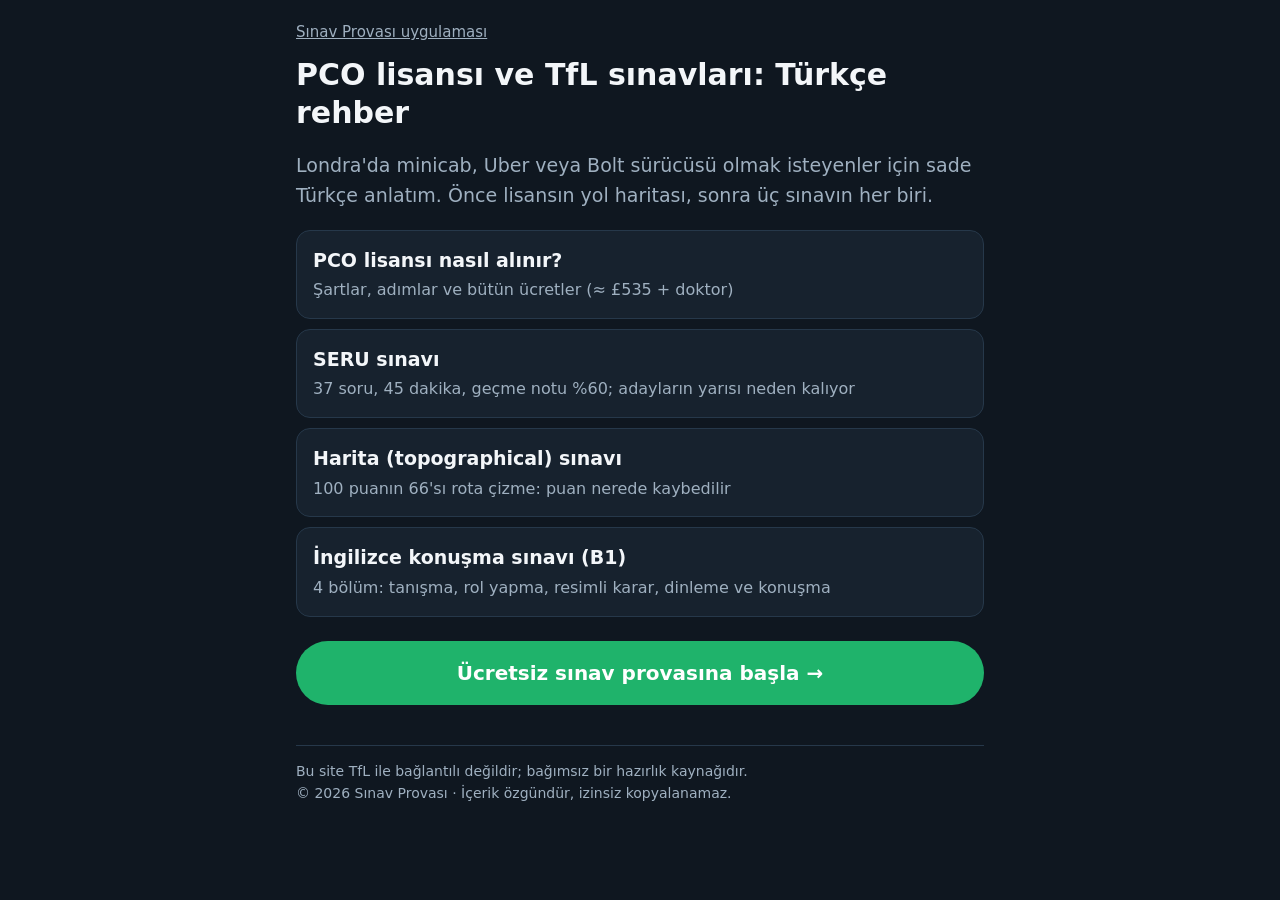
<file: rehber/index.html>
<!doctype html>
<html lang="tr">
<head>
<meta charset="utf-8">
<meta name="viewport" content="width=device-width, initial-scale=1">
<title>PCO Lisansı ve TfL Sınavları: Türkçe Rehber</title>
<meta name="description" content="Londra minicab (PCO) lisansı için Türkçe rehberler: lisans adımları ve ücretler, SERU sınavı, harita (topographical) sınavı, İngilizce konuşma sınavı. Ücretsiz sınav provası.">
<link rel="canonical" href="https://gulyiyen.github.io/sinav-provasi/rehber/">
<link rel="stylesheet" href="rehber.css">
<meta property="og:type" content="article">
<meta property="og:site_name" content="Private Hire Test London">
<meta property="og:title" content="PCO Lisansı ve TfL Sınavları: Türkçe Rehber">
<meta property="og:description" content="Londra minicab (PCO) lisansı için Türkçe rehberler: lisans adımları ve ücretler, SERU sınavı, harita (topographical) sınavı, İngilizce konuşma sınavı. Ücretsiz sınav provası.">
<meta property="og:url" content="https://gulyiyen.github.io/sinav-provasi/rehber/">
<meta property="og:image" content="https://gulyiyen.github.io/sinav-provasi/og-image.png">
<meta property="og:image:width" content="1200">
<meta property="og:image:height" content="630">
<meta property="og:image:alt" content="Private Hire Test London: SERU, B1 English and map test practice">
<meta name="twitter:card" content="summary_large_image">
<!-- Ziyaret sayaci: GoatCounter (cerezsiz, kisisel veri tutmaz). Kanal olcumu: linke ?ref=facebook gibi ek. -->
<script data-goatcounter="https://sinavprovasi.goatcounter.com/count" async src="https://gc.zgo.at/count.js"></script>
</head>
<body>
<main>
  <nav class="top"><a href="../">Sınav Provası uygulaması</a></nav>
  <h1>PCO lisansı ve TfL sınavları: Türkçe rehber</h1>
  <p class="lead">Londra'da minicab, Uber veya Bolt sürücüsü olmak isteyenler için sade Türkçe anlatım. Önce lisansın yol haritası, sonra üç sınavın her biri.</p>
  <div class="list">
    <a href="pco-lisansi-nasil-alinir.html"><b>PCO lisansı nasıl alınır?</b><span>Şartlar, adımlar ve bütün ücretler (≈ £535 + doktor)</span></a>
    <a href="seru-sinavi.html"><b>SERU sınavı</b><span>37 soru, 45 dakika, geçme notu %60; adayların yarısı neden kalıyor</span></a>
    <a href="harita-sinavi.html"><b>Harita (topographical) sınavı</b><span>100 puanın 66'sı rota çizme: puan nerede kaybedilir</span></a>
    <a href="ingilizce-sinavi.html"><b>İngilizce konuşma sınavı (B1)</b><span>4 bölüm: tanışma, rol yapma, resimli karar, dinleme ve konuşma</span></a>
  </div>
  <a class="cta" href="../">Ücretsiz sınav provasına başla →</a>
  <footer>Bu site TfL ile bağlantılı değildir; bağımsız bir hazırlık kaynağıdır. <br>© 2026 Sınav Provası · İçerik özgündür, izinsiz kopyalanamaz.</footer>
</main>
</body>
</html>
</file>
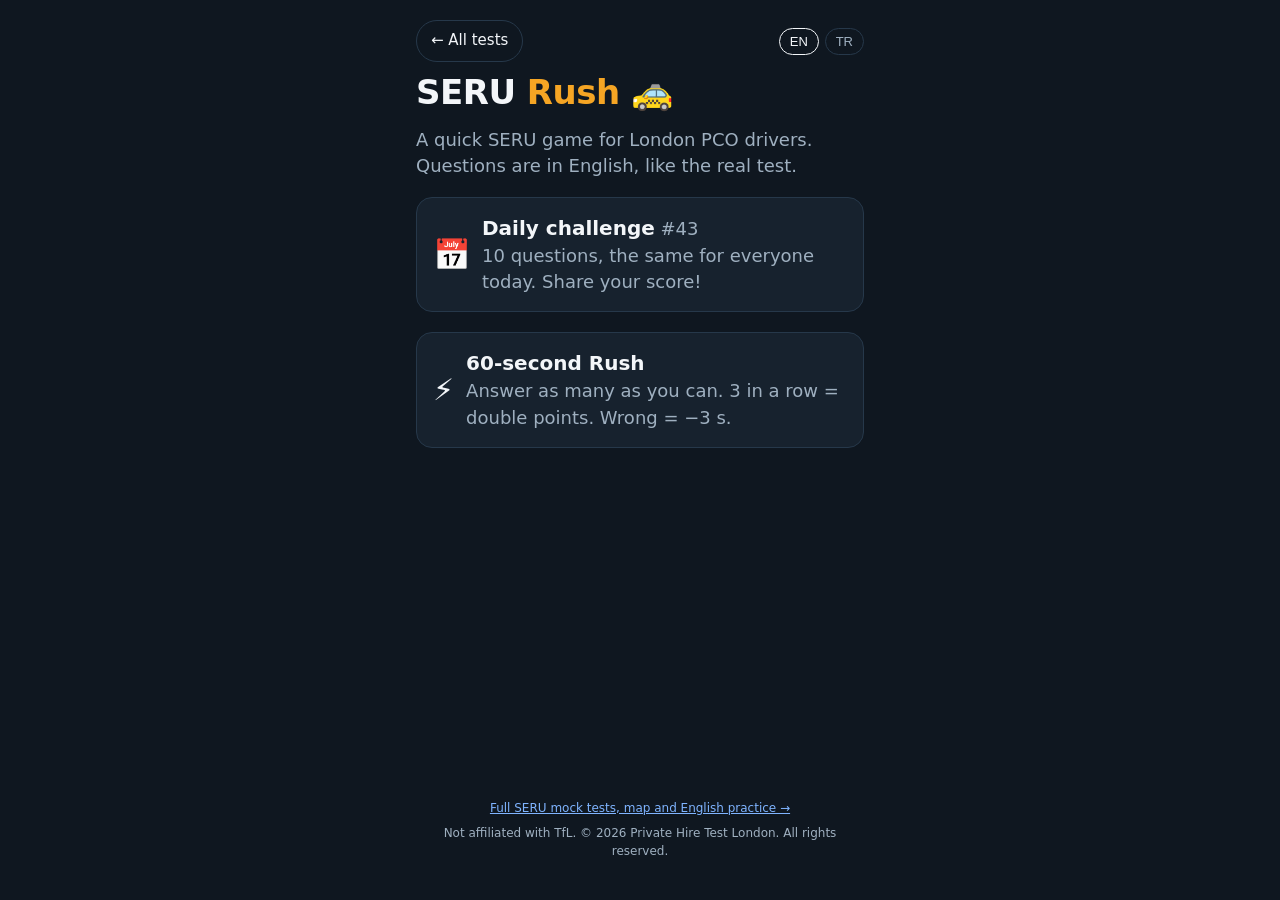
<file: rush.html>
<!doctype html>
<html lang="en">
<head>
<meta charset="utf-8">
<meta name="viewport" content="width=device-width, initial-scale=1, viewport-fit=cover">
<link rel="canonical" href="https://gulyiyen.github.io/sinav-provasi/rush.html">
<title>SERU Rush – Private Hire Test London</title>
<script src="i18n.js"></script>
<meta name="description" content="SERU Rush: a quick daily game with real-style SERU questions for London PCO (private hire) drivers. Same 10 questions for everyone each day – share your score.">
<meta property="og:type" content="website">
<meta property="og:site_name" content="Private Hire Test London">
<meta property="og:title" content="SERU Rush – can you beat my score?">
<meta property="og:description" content="Daily SERU challenge for London PCO drivers: 10 questions, same for everyone. Free, no sign-up.">
<meta property="og:url" content="https://gulyiyen.github.io/sinav-provasi/rush.html">
<meta property="og:image" content="https://gulyiyen.github.io/sinav-provasi/og-image.png">
<meta name="twitter:card" content="summary_large_image">
<style>
  /* (c) 2026 Private Hire Test London. All rights reserved. */
  :root {
    --bg: #0f1720; --panel: #17222e; --ink: #f3f6f9; --muted: #9fb0c0;
    --green: #1fb36b; --red: #e5484d; --blue: #3b82f6; --amber: #f5a524; --line: #26384a;
  }
  * { box-sizing: border-box; }
  [hidden] { display: none !important; }
  html, body { margin: 0; height: 100%; }
  body { background: var(--bg); color: var(--ink); font: 18px/1.45 system-ui, -apple-system, "Segoe UI", Roboto, sans-serif; display: flex; justify-content: center; }
  .app { width: 100%; max-width: 480px; min-height: 100%; padding: 20px 16px 32px; display: flex; flex-direction: column; }
  .screen { display: none; flex: 1; flex-direction: column; }
  .screen.on { display: flex; }
  h1 { font-size: 34px; margin: 6px 0 2px; letter-spacing: -.5px; }
  h1 span { color: var(--amber); }
  p { margin: 8px 0; }
  .muted { color: var(--muted); }
  .card { background: var(--panel); border: 1px solid var(--line); border-radius: 16px; padding: 16px; margin: 10px 0; }
  .big { display: block; width: 100%; border: 0; border-radius: 999px; padding: 18px; font-size: 20px; font-weight: 800; color: #fff; cursor: pointer; margin-top: 12px; }
  .big.green { background: var(--green); } .big.amber { background: var(--amber); color: #1a1205; } .big.blue { background: var(--blue); }
  .big:disabled { opacity: .45; cursor: default; }
  .small { background: transparent; color: var(--ink); border: 1px solid var(--line); border-radius: 999px; padding: 9px 14px; font-size: 15px; cursor: pointer; }
  .top { display: flex; justify-content: space-between; align-items: center; gap: 8px; }
  .langbar button { background: none; border: 1px solid var(--line); color: var(--muted); border-radius: 999px; padding: 5px 10px; font-size: 13px; cursor: pointer; }
  .langbar button.on { color: var(--ink); border-color: var(--ink); }
  .mode b { font-size: 20px; } .mode .ico { font-size: 30px; margin-right: 12px; }
  .mode { display: flex; align-items: center; text-align: left; background: var(--panel); border: 1px solid var(--line); color: var(--ink); border-radius: 16px; padding: 16px; margin: 10px 0; width: 100%; cursor: pointer; font: inherit; }
  .mode:active { transform: scale(.98); }
  .done-tag { display: inline-block; font-size: 13px; color: var(--green); margin-top: 2px; }

  /* Oyun ekrani */
  .hud { display: flex; justify-content: space-between; align-items: center; font-weight: 800; font-size: 20px; margin-bottom: 6px; }
  .hud .streak { color: var(--amber); min-width: 70px; text-align: center; }
  .bar { height: 8px; background: var(--line); border-radius: 99px; overflow: hidden; margin-bottom: 14px; }
  .bar i { display: block; height: 100%; width: 100%; background: var(--green); transition: width .25s linear, background .3s; }
  .bar i.low { background: var(--red); }
  .q { font-size: 21px; font-weight: 700; line-height: 1.35; margin: 4px 0 4px; }
  .qtr { font-size: 15px; color: var(--muted); margin: 0 0 8px; }
  .opts { display: flex; flex-direction: column; gap: 10px; margin-top: 8px; }
  .opt { text-align: left; background: var(--panel); border: 2px solid var(--line); color: var(--ink); border-radius: 14px; padding: 14px; font: inherit; font-size: 17px; cursor: pointer; transition: transform .08s; }
  .opt:active { transform: scale(.98); }
  .opt.right { border-color: var(--green); background: #12301f; }
  .opt.wrong { border-color: var(--red); background: #3a1517; }
  .opt:disabled { cursor: default; }
  .pop { position: fixed; left: 50%; top: 38%; transform: translate(-50%, -50%); font-size: 44px; font-weight: 900; pointer-events: none; opacity: 0; }
  .pop.go { animation: pop .7s ease-out; }
  @keyframes pop { 0% { opacity: 0; transform: translate(-50%, -30%) scale(.6); } 25% { opacity: 1; transform: translate(-50%, -50%) scale(1.15); } 100% { opacity: 0; transform: translate(-50%, -90%) scale(1); } }
  .shake { animation: shake .35s; }
  @keyframes shake { 20%, 60% { transform: translateX(-8px); } 40%, 80% { transform: translateX(8px); } }

  /* Sonuc */
  .score { font-size: 64px; font-weight: 900; text-align: center; margin: 4px 0 0; line-height: 1.1; }
  .grid { font-size: 22px; text-align: center; letter-spacing: 0; margin: 6px 0; white-space: nowrap; overflow: hidden; }
  .stats { display: flex; justify-content: space-around; text-align: center; }
  .stats b { display: block; font-size: 24px; }
  .stats span { font-size: 13px; color: var(--muted); }
  .review .item { border-top: 1px solid var(--line); padding: 10px 0; font-size: 15px; }
  .review .item:first-child { border-top: 0; }
  .review .ok { color: var(--green); margin-top: 4px; }
  .review .ex { color: var(--muted); margin-top: 4px; }
  .cta { display: block; text-align: center; background: var(--blue); color: #fff; text-decoration: none; border-radius: 999px; padding: 16px; font-weight: 800; margin-top: 12px; }
  .toast { position: fixed; left: 50%; bottom: 28px; transform: translateX(-50%); background: #fff; color: #111; padding: 10px 16px; border-radius: 999px; font-size: 15px; font-weight: 700; opacity: 0; transition: opacity .2s; pointer-events: none; }
  .toast.on { opacity: 1; }
  footer { text-align: center; font-size: 12px; color: var(--muted); margin-top: auto; padding-top: 18px; }
  footer a { color: #7fb4ff; }
</style>
<script data-goatcounter="https://sinavprovasi.goatcounter.com/count" async src="https://gc.zgo.at/count.js"></script>
</head>
<body>
<div class="app">

  <section class="screen on" id="r-home">
    <div class="top">
      <a href="./" class="small" style="text-decoration:none" data-en="← All tests">← Tüm testler</a>
      <div class="langbar"><button data-lang="en" onclick="setLang('en')">EN</button> <button data-lang="tr" onclick="setLang('tr')">TR</button></div>
    </div>
    <h1>SERU <span>Rush</span> 🚕</h1>
    <p class="muted" data-en="A quick SERU game for London PCO drivers. Questions are in English, like the real test.">Londra PCO sürücüleri için hızlı SERU oyunu. Sorular gerçek sınavdaki gibi İngilizce.</p>

    <button class="mode" id="go-daily">
      <span class="ico">📅</span>
      <span><b data-en="Daily challenge">Günün yarışması</b> <span class="muted" id="daily-no"></span><br>
      <span class="muted" data-en="10 questions, the same for everyone today. Share your score!">10 soru, bugün herkese aynı. Skorunu paylaş!</span><br>
      <span class="done-tag" id="daily-done" hidden></span></span>
    </button>
    <button class="mode" id="go-rush">
      <span class="ico">⚡</span>
      <span><b data-en="60-second Rush">60 saniye Rush</b><br>
      <span class="muted" data-en="Answer as many as you can. 3 in a row = double points. Wrong = −3 s.">Yapabildiğin kadar cevapla. Üst üste 3 doğru = çift puan. Yanlış = −3 sn.</span><br>
      <span class="done-tag" id="rush-best" hidden></span></span>
    </button>

    <footer>
      <p><a href="./?ref=rush" data-en="Full SERU mock tests, map and English practice →">Tam SERU deneme sınavı, harita ve İngilizce provası →</a></p>
      <p data-en="Not affiliated with TfL. © 2026 Private Hire Test London. All rights reserved.">TfL ile bağlantılı değildir. © 2026 Private Hire Test London. Tüm hakları saklıdır.</p>
    </footer>
  </section>

  <section class="screen" id="r-play">
    <div class="hud"><span id="h-left"></span><span class="streak" id="h-streak"></span><span id="h-score"></span></div>
    <div class="bar"><i id="h-bar"></i></div>
    <div class="q" id="p-q"></div>
    <p class="qtr" id="p-tr" hidden></p>
    <div class="opts" id="p-opts"></div>
  </section>

  <section class="screen" id="r-end">
    <p class="muted" style="text-align:center;margin-bottom:0" id="e-title"></p>
    <div class="score" id="e-score"></div>
    <div class="grid" id="e-grid"></div>
    <div class="card stats" id="e-stats"></div>
    <button class="big green" id="e-share" data-en="📤 Share my score">📤 Skorumu paylaş</button>
    <button class="big amber" id="e-again"></button>
    <a class="cta" href="./?ref=rush" data-en="Practise the full SERU mock test →">Tam SERU deneme sınavına geç →</a>
    <div class="card review" id="e-review" hidden></div>
    <button class="small" style="margin-top:12px;align-self:center" id="e-home" data-en="← Menu">← Menü</button>
  </section>

  <div class="pop" id="pop"></div>
  <div class="toast" id="toast"></div>
</div>
<script>applyLang();</script>
<script src="seru-data.js"></script>
<script src="seru-data-2.js"></script>
<script>
// SERU Rush: gunluk yarisma (herkese ayni 10 soru, tarih tohumlu) ve 60 sn hiz modu.
// Dogru cevap her zaman x.o[0]; siklar ekranda karistirilir. Okuma sorulari (t:"read") uzun oldugu icin oyunda yok.
(() => {
  const $ = id => document.getElementById(id);
  const POOL = (window.SERU || []).filter(x => (x.t || "mcq") !== "read");
  const URL_GAME = "https://gulyiyen.github.io/sinav-provasi/rush.html";
  const DAILY_N = 10, RUSH_SECS = 60, PENALTY = 3, START = Date.UTC(2026, 9, 23);  // Daily #1 = 23 Eki 2026 (yayin gunu)
  const store = {
    get(k, d) { try { const v = localStorage.getItem(k); return v === null ? d : JSON.parse(v); } catch (_) { return d; } },
    set(k, v) { try { localStorage.setItem(k, JSON.stringify(v)); } catch (_) {} }
  };
  const track = (path) => { try { window.goatcounter && window.goatcounter.count && window.goatcounter.count({ path: "rush/" + path, title: path, event: true }); } catch (_) {} };

  // Londra tarihi: gunluk soru seti herkes icin gece yarisi (Londra) degisir
  function londonDay() {
    const p = new Intl.DateTimeFormat("en-GB", { timeZone: "Europe/London", year: "numeric", month: "2-digit", day: "2-digit" }).formatToParts(new Date());
    const g = t => p.find(x => x.type === t).value;
    return `${g("year")}-${g("month")}-${g("day")}`;
  }
  const dayNo = d => Math.round((Date.UTC(+d.slice(0, 4), +d.slice(5, 7) - 1, +d.slice(8)) - START) / 86400000) + 1;
  function rng(seed) { let a = seed >>> 0; return () => { a = (a + 0x6D2B79F5) >>> 0; let t = a; t = Math.imul(t ^ (t >>> 15), t | 1); t ^= t + Math.imul(t ^ (t >>> 7), t | 61); return ((t ^ (t >>> 14)) >>> 0) / 4294967296; }; }
  function shuffle(a, r = Math.random) { a = a.slice(); for (let i = a.length - 1; i > 0; i--) { const j = Math.floor(r() * (i + 1)); [a[i], a[j]] = [a[j], a[i]]; } return a; }
  function hash(s) { let h = 2166136261; for (const c of s) h = Math.imul(h ^ c.charCodeAt(0), 16777619); return h >>> 0; }

  function show(id) { document.querySelectorAll(".screen").forEach(s => s.classList.toggle("on", s.id === id)); scrollTo(0, 0); }
  function toast(msg) { const t = $("toast"); t.textContent = msg; t.classList.add("on"); clearTimeout(toast.id); toast.id = setTimeout(() => t.classList.remove("on"), 1800); }
  function pop(txt, color) { const p = $("pop"); p.textContent = txt; p.style.color = color; p.classList.remove("go"); void p.offsetWidth; p.classList.add("go"); }

  let mode, qs, idx, results, score, streak, t0, deadline, tick, locked;

  function start(m) {
    mode = m; idx = 0; results = []; score = 0; streak = 0; locked = false;
    if (m === "daily") {
      const d = londonDay();
      const r = rng(hash("seru-daily-" + d));
      qs = shuffle(POOL, r).slice(0, DAILY_N).map(x => ({ x, opts: shuffle(x.o, r) }));
    } else {
      // Rush: bu telefonda yakinda gorulmeyenler once gelir
      const seen = store.get("rush-seen", []);
      const fresh = POOL.filter(x => !seen.includes(x.q));
      qs = shuffle(fresh.length >= 40 ? fresh : POOL).concat(shuffle(POOL)).map(x => ({ x, opts: shuffle(x.o) }));
      deadline = Date.now() + RUSH_SECS * 1000;
    }
    t0 = Date.now();
    track(m + "-start");
    show("r-play");
    clearInterval(tick); tick = setInterval(hud, 200);
    render();
  }

  function hud() {
    if (mode === "daily") {
      const s = Math.floor((Date.now() - t0) / 1000);
      $("h-left").textContent = `${idx + 1 > DAILY_N ? DAILY_N : idx + 1}/${DAILY_N}`;
      $("h-score").textContent = `⏱ ${s}s`;
      $("h-bar").style.width = (idx / DAILY_N * 100) + "%";
      $("h-bar").classList.remove("low");
    } else {
      const left = Math.max(0, (deadline - Date.now()) / 1000);
      $("h-left").textContent = `⏱ ${Math.ceil(left)}`;
      $("h-score").textContent = `★ ${score}`;
      $("h-bar").style.width = (left / RUSH_SECS * 100) + "%";
      $("h-bar").classList.toggle("low", left <= 10);
      if (left <= 0 && !locked) finish();
    }
    $("h-streak").textContent = streak >= 3 ? `🔥 x2` : streak >= 2 ? `🔥 ${streak}` : "";
  }

  function render() {
    const { x, opts } = qs[idx];
    $("p-q").textContent = x.q;
    const trOn = window.LANG === "tr" && x.tr;
    $("p-tr").hidden = !trOn; if (trOn) $("p-tr").textContent = x.tr;
    const box = $("p-opts"); box.innerHTML = "";
    opts.forEach(o => {
      const b = document.createElement("button");
      b.className = "opt"; b.textContent = o;
      b.onclick = () => answer(o, b);
      box.append(b);
    });
    hud();
  }

  function answer(o, btn) {
    if (locked) return;
    locked = true;
    const { x } = qs[idx];
    const right = o === x.o[0];
    results.push({ x, pick: o, right });
    document.querySelectorAll("#p-opts .opt").forEach(b => { b.disabled = true; if (b.textContent === x.o[0]) b.classList.add("right"); });
    if (right) {
      streak++;
      const pts = mode === "rush" && streak >= 3 ? 2 : 1;
      score += pts;
      pop(pts === 2 ? "+2 🔥" : "+1", "#1fb36b");
    } else {
      streak = 0;
      btn.classList.add("wrong");
      $("p-opts").classList.remove("shake"); void $("p-opts").offsetWidth; $("p-opts").classList.add("shake");
      if (navigator.vibrate) navigator.vibrate(120);
      if (mode === "rush") { deadline -= PENALTY * 1000; pop(`−${PENALTY}s`, "#e5484d"); }
    }
    hud();
    // Yanlista dogru cevabi okumaya biraz daha zaman
    setTimeout(next, right ? 550 : 1300);
  }

  function next() {
    idx++;
    locked = false;
    if (mode === "daily" && idx >= DAILY_N) return finish();
    if (mode === "rush" && Date.now() >= deadline) return finish();
    render();
  }

  function finish() {
    locked = true;
    clearInterval(tick);
    const secs = Math.round((Date.now() - t0) / 1000);
    const correct = results.filter(r => r.right).length;
    const grid = results.map(r => r.right ? "🟩" : "🟥").join("");
    let share, isBest = false;

    if (mode === "daily") {
      const d = londonDay(), n = dayNo(d);
      const prev = store.get("rush-daily", {});
      const replay = !!prev[d];
      if (!replay) { prev[d] = { correct, secs, grid }; store.set("rush-daily", prev); }
      const rec = prev[d];  // ayni gun ikinci oyun sayilmaz: paylasilan hep ilk sonuc
      $("e-title").textContent = T(`Günün yarışması #${n}`, `Daily challenge #${n}`) + (replay ? T(" · ilk denemen sayıldı", " · your first try counts") : "");
      $("e-score").textContent = `${rec.correct}/${DAILY_N}`;
      $("e-grid").textContent = rec.grid;
      $("e-stats").innerHTML = `<div><b>${rec.secs}s</b><span>${T("süre", "time")}</span></div><div><b>${streakDays()}</b><span>${T("gün serisi", "day streak")}</span></div>`;
      $("e-again").textContent = T("⚡ 60 saniye Rush oyna", "⚡ Play 60-second Rush");
      $("e-again").onclick = () => start("rush");
      share = `🚕 SERU Daily #${n}: ${rec.correct}/${DAILY_N} in ${rec.secs}s\n${rec.grid}\nCan you beat me? 👇\n${URL_GAME}?ref=share-daily`;
    } else {
      const best = store.get("rush-best", 0);
      isBest = score > best;
      if (isBest) store.set("rush-best", score);
      const seen = store.get("rush-seen", []).concat(results.map(r => r.x.q)).slice(-150);
      store.set("rush-seen", seen);
      const answered = results.length;
      $("e-title").textContent = isBest && best > 0 ? T("🏆 Yeni rekor!", "🏆 New personal best!") : T("60 saniye Rush", "60-second Rush");
      $("e-score").textContent = `★ ${score}`;
      $("e-grid").textContent = grid.length > 20 ? grid.slice(0, 40) + "…" : grid;
      $("e-stats").innerHTML = `<div><b>${correct}/${answered}</b><span>${T("doğru", "correct")}</span></div><div><b>${Math.max(score, best)}</b><span>${T("rekorun", "your best")}</span></div>`;
      $("e-again").textContent = T("🔁 Tekrar oyna", "🔁 Play again");
      $("e-again").onclick = () => start("rush");
      share = `⚡ I scored ${score} in SERU Rush (60s, ${correct}/${answered} correct)\nCan you beat me? 👇\n${URL_GAME}?ref=share-rush`;
    }

    // Yanlislar: dogru cevap + aciklama (ogrenme kismi)
    const wrong = results.filter(r => !r.right);
    const rv = $("e-review");
    rv.hidden = !wrong.length;
    rv.innerHTML = wrong.length ? `<b>${T("Yanlış cevapladıkların", "What you got wrong")}</b>` : "";
    wrong.forEach(({ x, pick }) => {
      const it = document.createElement("div"); it.className = "item";
      const q = document.createElement("div"); q.textContent = x.q;
      const ok = document.createElement("div"); ok.className = "ok"; ok.textContent = "✓ " + x.o[0];
      const ex = document.createElement("div"); ex.className = "ex"; ex.textContent = T(x.e, x.ee || x.e);
      it.append(q, ok, ex); rv.append(it);
    });

    $("e-share").onclick = async () => {
      track(mode + "-share");
      try { if (navigator.share) { await navigator.share({ text: share }); return; } } catch (e) { if (e && e.name === "AbortError") return; }
      try { await navigator.clipboard.writeText(share); toast(T("Kopyalandı – grupta paylaş!", "Copied – paste it in the group!")); }
      catch (_) { prompt(T("Kopyala:", "Copy:"), share); }
    };
    track(mode + "-finish");
    show("r-end");
    menu();
  }

  // Ust uste kac gun gunluk yarisma oynandi (bugun dahil)
  function streakDays() {
    const done = store.get("rush-daily", {});
    let n = 0, t = Date.UTC(+londonDay().slice(0, 4), +londonDay().slice(5, 7) - 1, +londonDay().slice(8));
    while (done[new Date(t).toISOString().slice(0, 10)]) { n++; t -= 86400000; }
    return n;
  }

  function menu() {
    const d = londonDay(), rec = store.get("rush-daily", {})[d];
    $("daily-no").textContent = "#" + dayNo(d);
    $("daily-done").hidden = !rec;
    if (rec) $("daily-done").textContent = T(`✓ Bugün: ${rec.correct}/${DAILY_N}, ${rec.secs} sn – yarın yeni sorular`, `✓ Today: ${rec.correct}/${DAILY_N} in ${rec.secs}s – new questions tomorrow`);
    const best = store.get("rush-best", 0);
    $("rush-best").hidden = !best;
    if (best) $("rush-best").textContent = T(`🏆 Rekorun: ${best}`, `🏆 Your best: ${best}`);
  }

  $("go-daily").onclick = () => start("daily");
  $("go-rush").onclick = () => start("rush");
  $("e-home").onclick = () => { menu(); show("r-home"); };
  menu();
})();
</script>
</body>
</html>
</file>
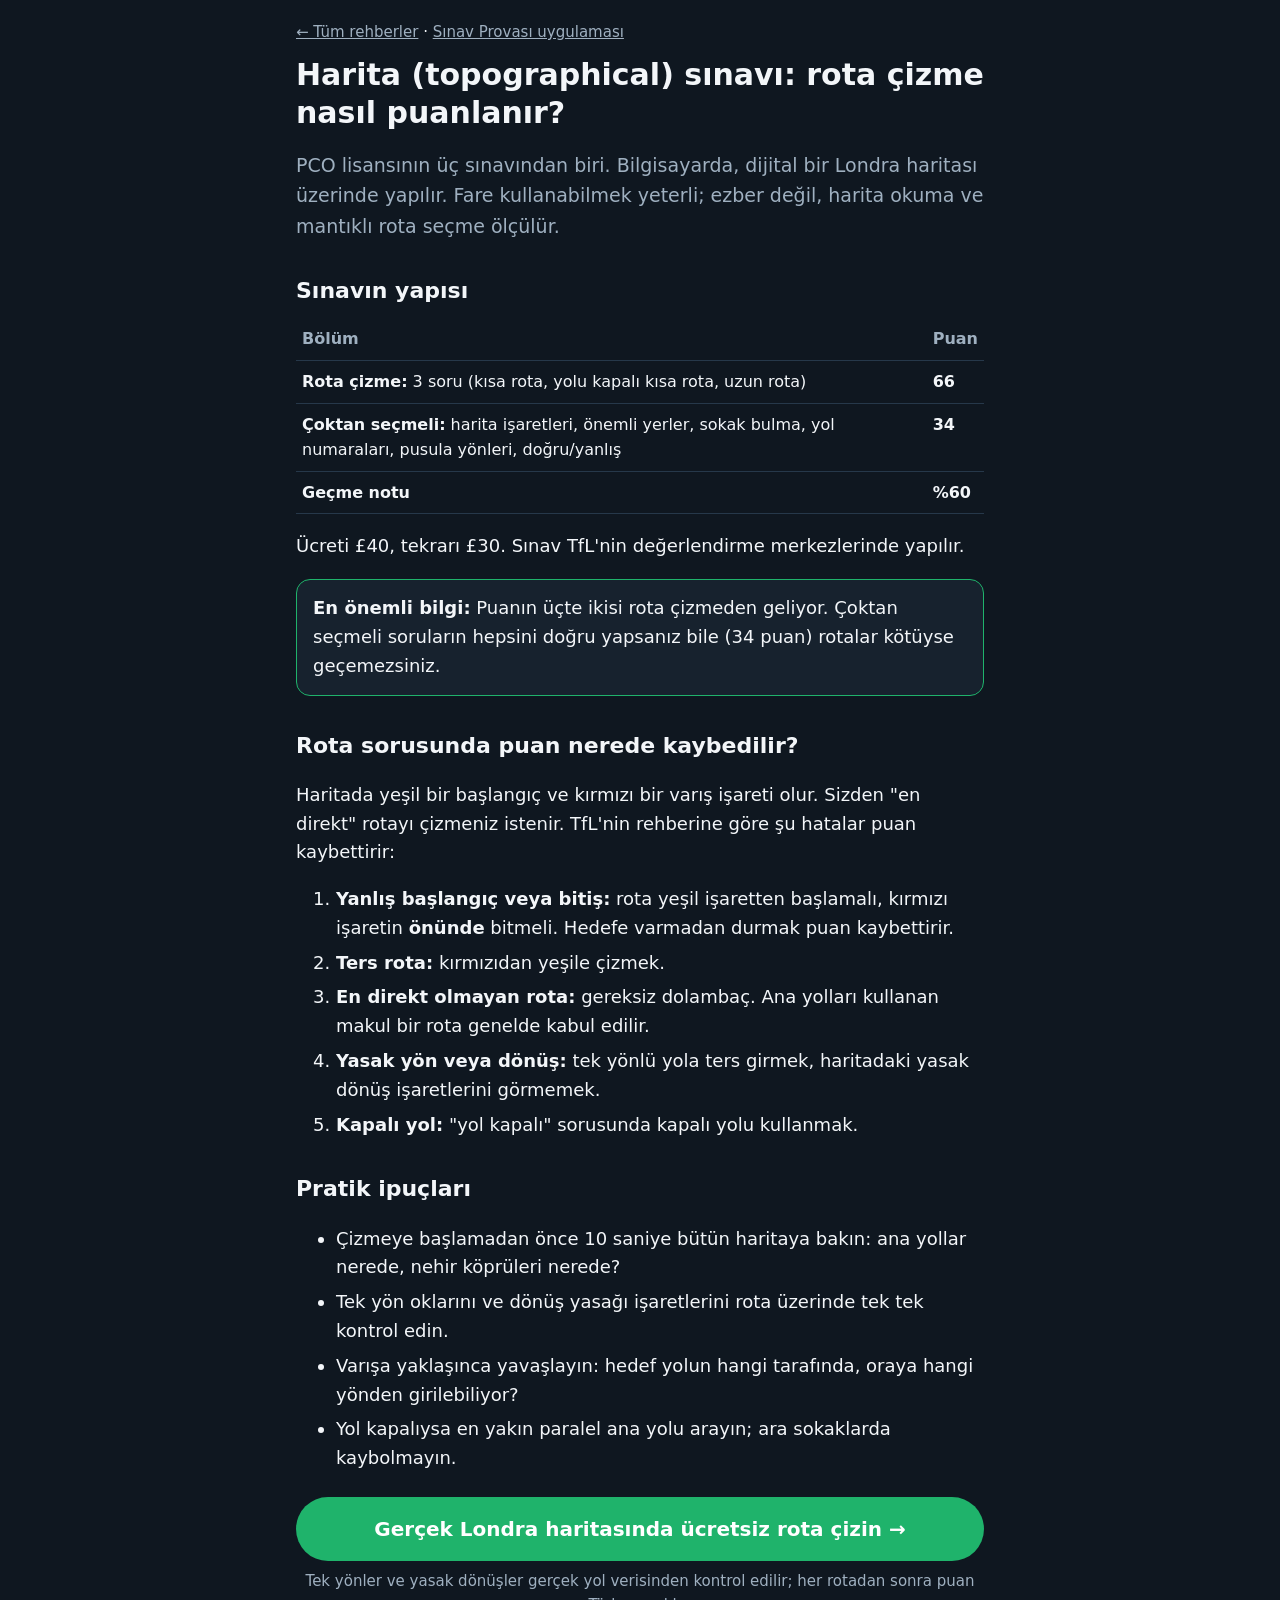
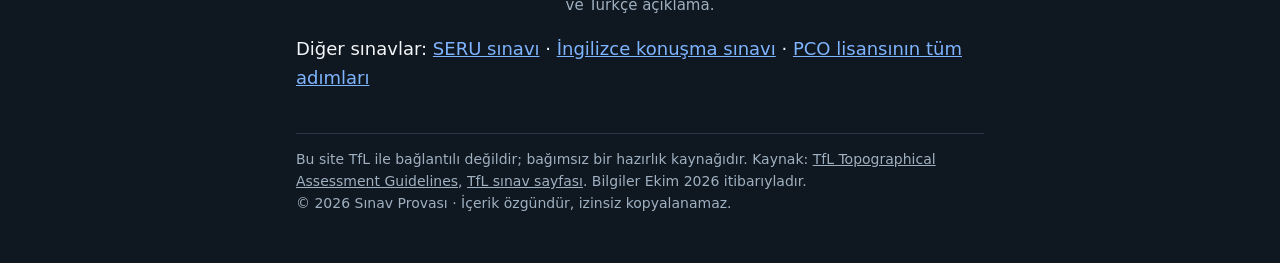
<file: rehber/harita-sinavi.html>
<!doctype html>
<html lang="tr">
<head>
<meta charset="utf-8">
<meta name="viewport" content="width=device-width, initial-scale=1">
<title>TfL Harita (Topographical) Sınavı: Rota Çizme ve Puanlama (Türkçe Rehber)</title>
<meta name="description" content="PCO harita sınavı Türkçe anlatım: 100 puanın 66'sı rota çizme, 34'ü çoktan seçmeli. Puan nerede kaybedilir, tek yönler, yasak dönüşler, yol kapatma. Gerçek Londra haritasında ücretsiz rota çizme provası.">
<link rel="canonical" href="https://gulyiyen.github.io/sinav-provasi/rehber/harita-sinavi.html">
<meta property="og:title" content="TfL harita (topographical) sınavı: Türkçe rehber">
<meta property="og:description" content="Rota çizme, puanlama ve ücretsiz prova.">
<meta property="og:type" content="article">
<meta property="og:site_name" content="Private Hire Test London">
<meta property="og:url" content="https://gulyiyen.github.io/sinav-provasi/rehber/harita-sinavi.html">
<meta property="og:image" content="https://gulyiyen.github.io/sinav-provasi/og-image.png">
<meta property="og:image:width" content="1200">
<meta property="og:image:height" content="630">
<meta property="og:image:alt" content="Private Hire Test London: SERU, B1 English and map test practice">
<meta name="twitter:card" content="summary_large_image">
<link rel="stylesheet" href="rehber.css">
<!-- Ziyaret sayaci: GoatCounter (cerezsiz, kisisel veri tutmaz). Kanal olcumu: linke ?ref=facebook gibi ek. -->
<script data-goatcounter="https://sinavprovasi.goatcounter.com/count" async src="https://gc.zgo.at/count.js"></script>
</head>
<body>
<main>
  <nav class="top"><a href="./">← Tüm rehberler</a> · <a href="../">Sınav Provası uygulaması</a></nav>
  <h1>Harita (topographical) sınavı: rota çizme nasıl puanlanır?</h1>
  <p class="lead">PCO lisansının üç sınavından biri. Bilgisayarda, dijital bir Londra haritası üzerinde yapılır. Fare kullanabilmek yeterli; ezber değil, harita okuma ve mantıklı rota seçme ölçülür.</p>

  <h2>Sınavın yapısı</h2>
  <table>
    <tr><th>Bölüm</th><th>Puan</th></tr>
    <tr><td><b>Rota çizme:</b> 3 soru (kısa rota, yolu kapalı kısa rota, uzun rota)</td><td class="n">66</td></tr>
    <tr><td><b>Çoktan seçmeli:</b> harita işaretleri, önemli yerler, sokak bulma, yol numaraları, pusula yönleri, doğru/yanlış</td><td class="n">34</td></tr>
    <tr><td><b>Geçme notu</b></td><td class="n">%60</td></tr>
  </table>
  <p>Ücreti £40, tekrarı £30. Sınav TfL'nin değerlendirme merkezlerinde yapılır.</p>

  <div class="card tip"><b>En önemli bilgi:</b> Puanın üçte ikisi rota çizmeden geliyor. Çoktan seçmeli soruların hepsini doğru yapsanız bile (34 puan) rotalar kötüyse geçemezsiniz.</div>

  <h2>Rota sorusunda puan nerede kaybedilir?</h2>
  <p>Haritada yeşil bir başlangıç ve kırmızı bir varış işareti olur. Sizden "en direkt" rotayı çizmeniz istenir. TfL'nin rehberine göre şu hatalar puan kaybettirir:</p>
  <ol>
    <li><b>Yanlış başlangıç veya bitiş:</b> rota yeşil işaretten başlamalı, kırmızı işaretin <b>önünde</b> bitmeli. Hedefe varmadan durmak puan kaybettirir.</li>
    <li><b>Ters rota:</b> kırmızıdan yeşile çizmek.</li>
    <li><b>En direkt olmayan rota:</b> gereksiz dolambaç. Ana yolları kullanan makul bir rota genelde kabul edilir.</li>
    <li><b>Yasak yön veya dönüş:</b> tek yönlü yola ters girmek, haritadaki yasak dönüş işaretlerini görmemek.</li>
    <li><b>Kapalı yol:</b> "yol kapalı" sorusunda kapalı yolu kullanmak.</li>
  </ol>

  <h2>Pratik ipuçları</h2>
  <ul>
    <li>Çizmeye başlamadan önce 10 saniye bütün haritaya bakın: ana yollar nerede, nehir köprüleri nerede?</li>
    <li>Tek yön oklarını ve dönüş yasağı işaretlerini rota üzerinde tek tek kontrol edin.</li>
    <li>Varışa yaklaşınca yavaşlayın: hedef yolun hangi tarafında, oraya hangi yönden girilebiliyor?</li>
    <li>Yol kapalıysa en yakın paralel ana yolu arayın; ara sokaklarda kaybolmayın.</li>
  </ul>

  <a class="cta" href="../">Gerçek Londra haritasında ücretsiz rota çizin →</a>
  <p style="text-align:center;color:var(--muted);font-size:15px;margin:0">Tek yönler ve yasak dönüşler gerçek yol verisinden kontrol edilir; her rotadan sonra puan ve Türkçe açıklama.</p>

  <p>Diğer sınavlar: <a href="seru-sinavi.html">SERU sınavı</a> · <a href="ingilizce-sinavi.html">İngilizce konuşma sınavı</a> · <a href="pco-lisansi-nasil-alinir.html">PCO lisansının tüm adımları</a></p>

  <footer>Bu site TfL ile bağlantılı değildir; bağımsız bir hazırlık kaynağıdır. Kaynak: <a href="https://content.tfl.gov.uk/topographical-assessment-guidelines.pdf" rel="nofollow">TfL Topographical Assessment Guidelines</a>, <a href="https://tfl.gov.uk/info-for/taxis-and-private-hire/licensing/topographical-assessment" rel="nofollow">TfL sınav sayfası</a>. Bilgiler Ekim 2026 itibarıyladır. <br>© 2026 Sınav Provası · İçerik özgündür, izinsiz kopyalanamaz.</footer>
</main>
</body>
</html>
</file>
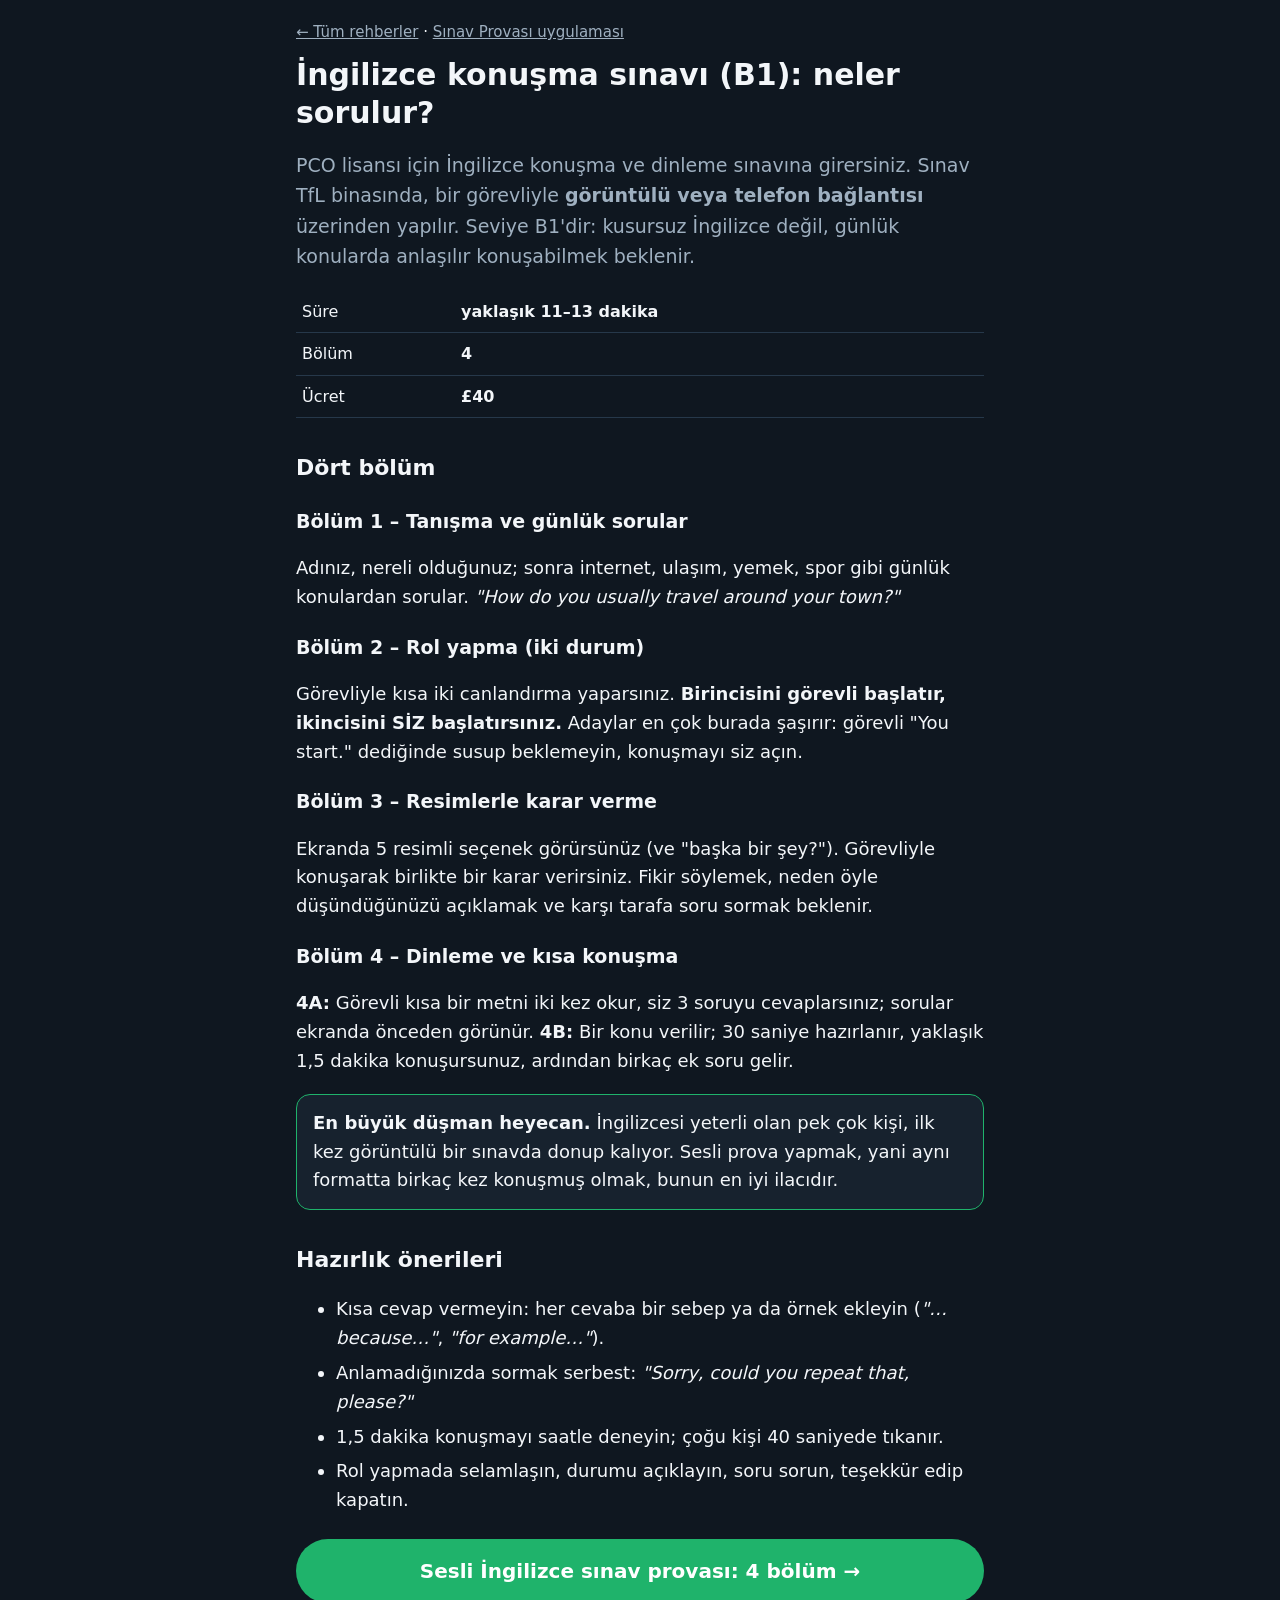
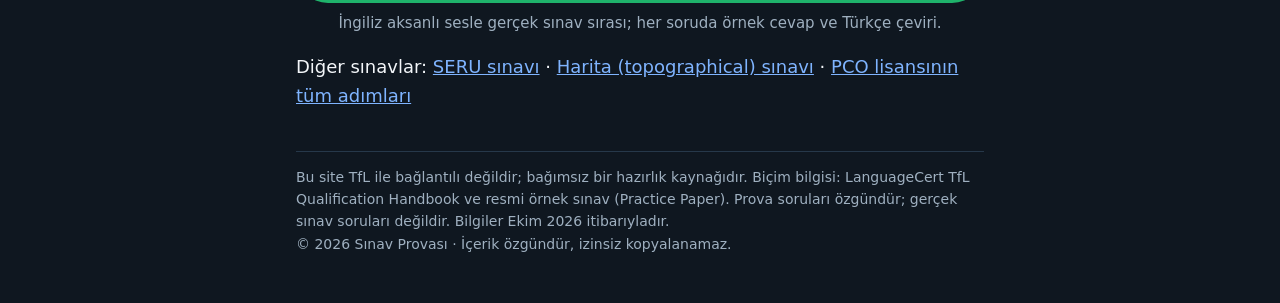
<file: rehber/ingilizce-sinavi.html>
<!doctype html>
<html lang="tr">
<head>
<meta charset="utf-8">
<meta name="viewport" content="width=device-width, initial-scale=1">
<title>PCO İngilizce Konuşma Sınavı (B1): 4 Bölüm, Örnek Sorular, Hazırlık</title>
<meta name="description" content="TfL İngilizce konuşma ve dinleme sınavı (B1) Türkçe anlatım: 4 bölüm, kaç dakika, nasıl sorular, rol yapma, resimli karar, dinleme ve kısa konuşma. Sesli, ücretsiz sınav provası.">
<link rel="canonical" href="https://gulyiyen.github.io/sinav-provasi/rehber/ingilizce-sinavi.html">
<meta property="og:title" content="PCO İngilizce konuşma sınavı (B1): Türkçe rehber">
<meta property="og:description" content="4 bölüm, örnek sorular ve sesli ücretsiz prova.">
<meta property="og:type" content="article">
<meta property="og:site_name" content="Private Hire Test London">
<meta property="og:url" content="https://gulyiyen.github.io/sinav-provasi/rehber/ingilizce-sinavi.html">
<meta property="og:image" content="https://gulyiyen.github.io/sinav-provasi/og-image.png">
<meta property="og:image:width" content="1200">
<meta property="og:image:height" content="630">
<meta property="og:image:alt" content="Private Hire Test London: SERU, B1 English and map test practice">
<meta name="twitter:card" content="summary_large_image">
<link rel="stylesheet" href="rehber.css">
<!-- Ziyaret sayaci: GoatCounter (cerezsiz, kisisel veri tutmaz). Kanal olcumu: linke ?ref=facebook gibi ek. -->
<script data-goatcounter="https://sinavprovasi.goatcounter.com/count" async src="https://gc.zgo.at/count.js"></script>
</head>
<body>
<main>
  <nav class="top"><a href="./">← Tüm rehberler</a> · <a href="../">Sınav Provası uygulaması</a></nav>
  <h1>İngilizce konuşma sınavı (B1): neler sorulur?</h1>
  <p class="lead">PCO lisansı için İngilizce konuşma ve dinleme sınavına girersiniz. Sınav TfL binasında, bir görevliyle <b>görüntülü veya telefon bağlantısı</b> üzerinden yapılır. Seviye B1'dir: kusursuz İngilizce değil, günlük konularda anlaşılır konuşabilmek beklenir.</p>

  <table>
    <tr><td>Süre</td><td class="n">yaklaşık 11–13 dakika</td></tr>
    <tr><td>Bölüm</td><td class="n">4</td></tr>
    <tr><td>Ücret</td><td class="n">£40</td></tr>
  </table>

  <h2>Dört bölüm</h2>
  <h3>Bölüm 1 – Tanışma ve günlük sorular</h3>
  <p>Adınız, nereli olduğunuz; sonra internet, ulaşım, yemek, spor gibi günlük konulardan sorular. <i>"How do you usually travel around your town?"</i></p>
  <h3>Bölüm 2 – Rol yapma (iki durum)</h3>
  <p>Görevliyle kısa iki canlandırma yaparsınız. <b>Birincisini görevli başlatır, ikincisini SİZ başlatırsınız.</b> Adaylar en çok burada şaşırır: görevli "You start." dediğinde susup beklemeyin, konuşmayı siz açın.</p>
  <h3>Bölüm 3 – Resimlerle karar verme</h3>
  <p>Ekranda 5 resimli seçenek görürsünüz (ve "başka bir şey?"). Görevliyle konuşarak birlikte bir karar verirsiniz. Fikir söylemek, neden öyle düşündüğünüzü açıklamak ve karşı tarafa soru sormak beklenir.</p>
  <h3>Bölüm 4 – Dinleme ve kısa konuşma</h3>
  <p><b>4A:</b> Görevli kısa bir metni iki kez okur, siz 3 soruyu cevaplarsınız; sorular ekranda önceden görünür. <b>4B:</b> Bir konu verilir; 30 saniye hazırlanır, yaklaşık 1,5 dakika konuşursunuz, ardından birkaç ek soru gelir.</p>

  <div class="card tip"><b>En büyük düşman heyecan.</b> İngilizcesi yeterli olan pek çok kişi, ilk kez görüntülü bir sınavda donup kalıyor. Sesli prova yapmak, yani aynı formatta birkaç kez konuşmuş olmak, bunun en iyi ilacıdır.</div>

  <h2>Hazırlık önerileri</h2>
  <ul>
    <li>Kısa cevap vermeyin: her cevaba bir sebep ya da örnek ekleyin (<i>"…because…"</i>, <i>"for example…"</i>).</li>
    <li>Anlamadığınızda sormak serbest: <i>"Sorry, could you repeat that, please?"</i></li>
    <li>1,5 dakika konuşmayı saatle deneyin; çoğu kişi 40 saniyede tıkanır.</li>
    <li>Rol yapmada selamlaşın, durumu açıklayın, soru sorun, teşekkür edip kapatın.</li>
  </ul>

  <a class="cta" href="../">Sesli İngilizce sınav provası: 4 bölüm →</a>
  <p style="text-align:center;color:var(--muted);font-size:15px;margin:0">İngiliz aksanlı sesle gerçek sınav sırası; her soruda örnek cevap ve Türkçe çeviri.</p>

  <p>Diğer sınavlar: <a href="seru-sinavi.html">SERU sınavı</a> · <a href="harita-sinavi.html">Harita (topographical) sınavı</a> · <a href="pco-lisansi-nasil-alinir.html">PCO lisansının tüm adımları</a></p>

  <footer>Bu site TfL ile bağlantılı değildir; bağımsız bir hazırlık kaynağıdır. Biçim bilgisi: LanguageCert TfL Qualification Handbook ve resmi örnek sınav (Practice Paper). Prova soruları özgündür; gerçek sınav soruları değildir. Bilgiler Ekim 2026 itibarıyladır. <br>© 2026 Sınav Provası · İçerik özgündür, izinsiz kopyalanamaz.</footer>
</main>
</body>
</html>
</file>
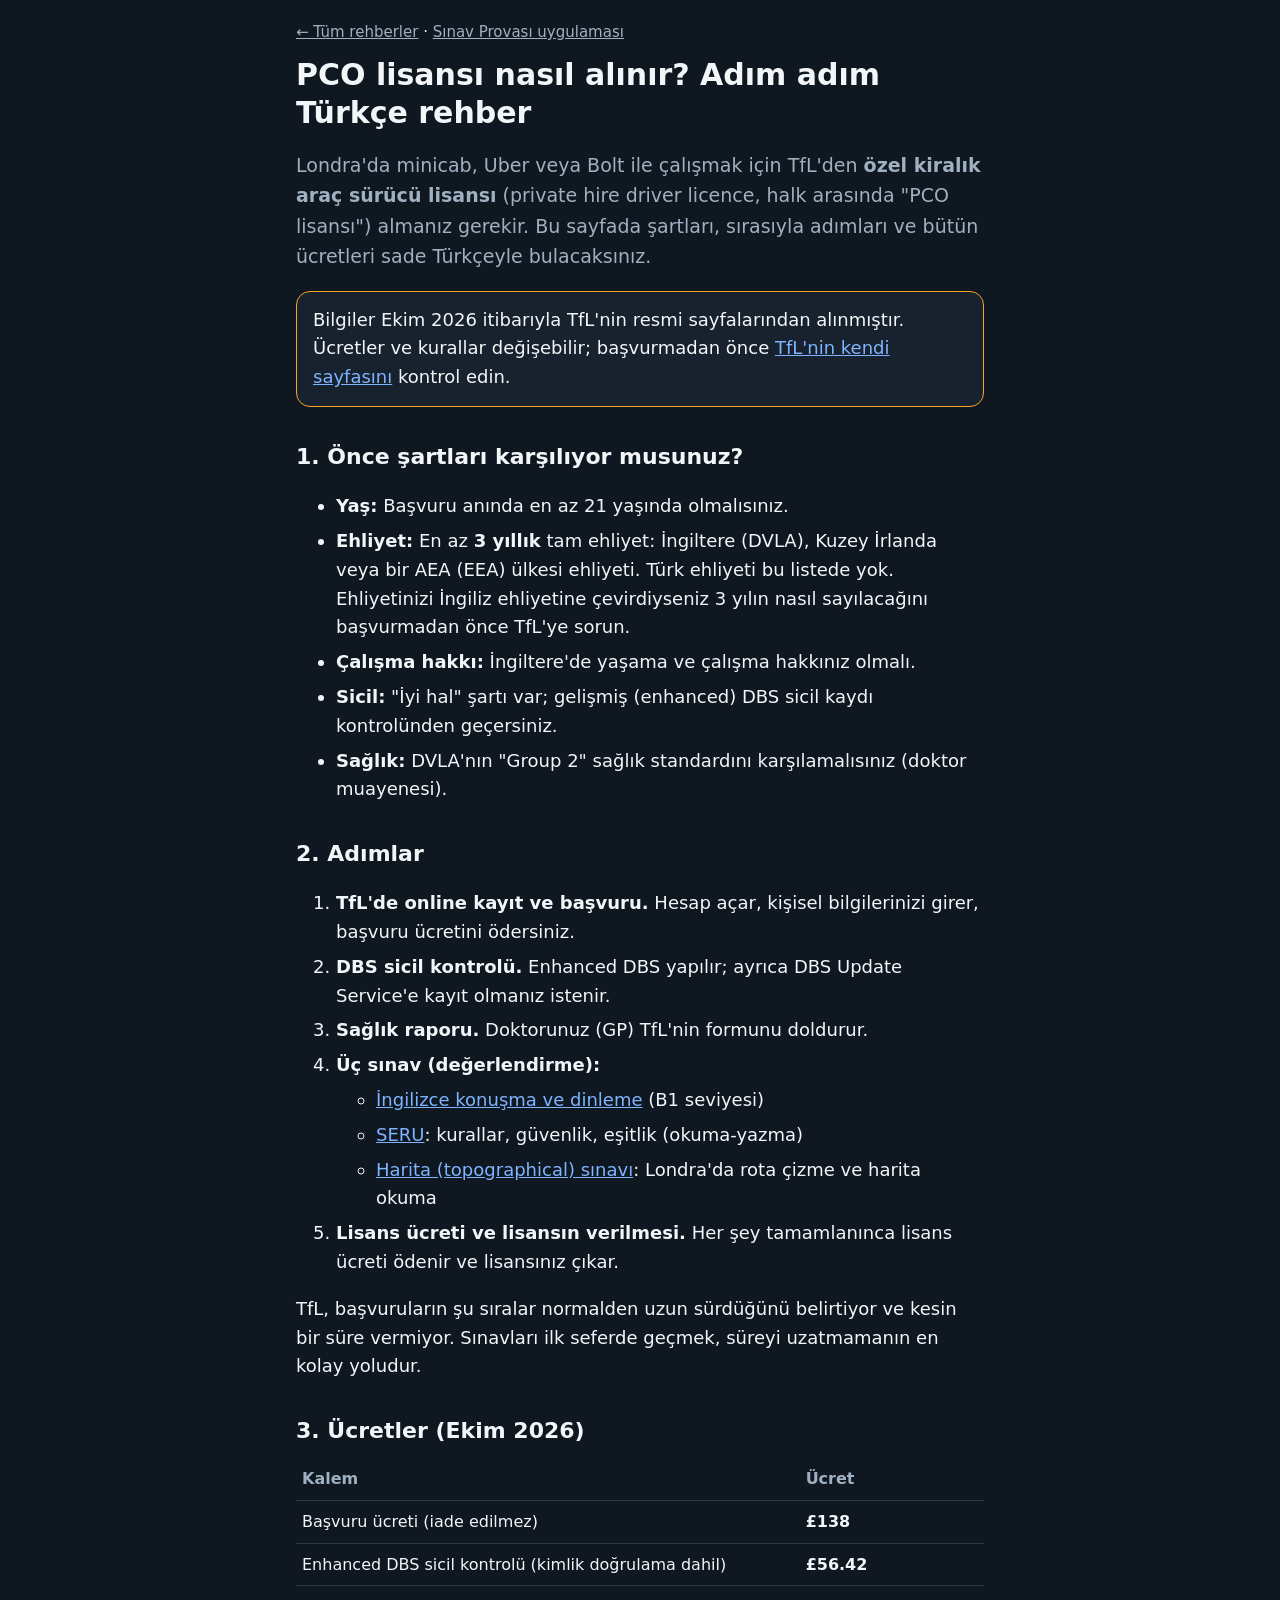
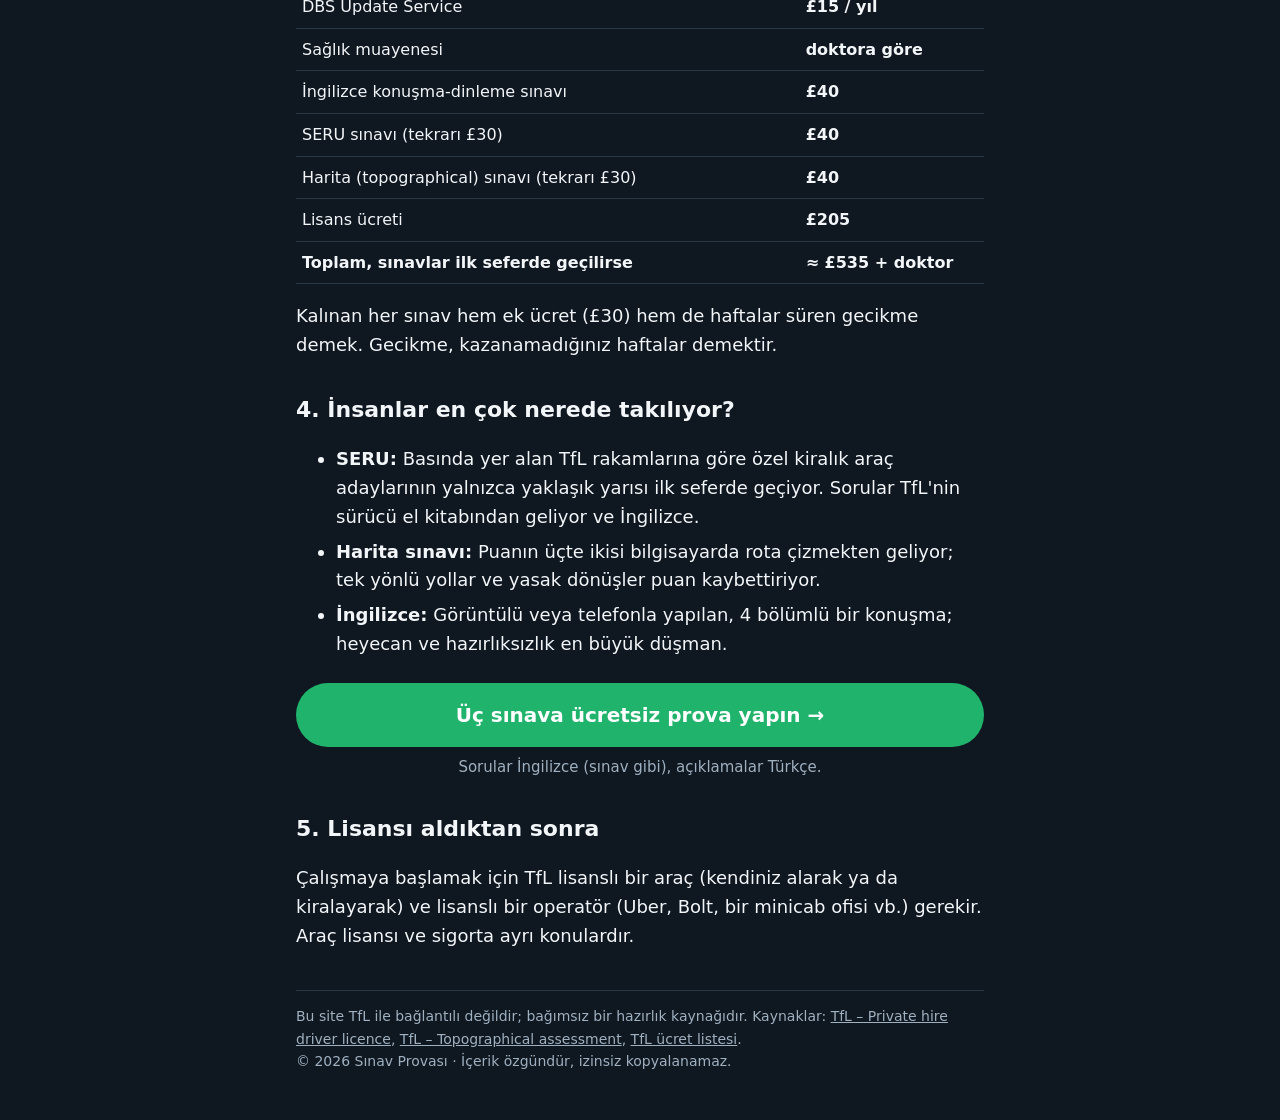
<file: rehber/pco-lisansi-nasil-alinir.html>
<!doctype html>
<html lang="tr">
<head>
<meta charset="utf-8">
<meta name="viewport" content="width=device-width, initial-scale=1">
<title>PCO Lisansı Nasıl Alınır? Londra Minicab Ehliyeti Adım Adım (2026)</title>
<meta name="description" content="Londra'da minicab (PCO / TfL private hire) lisansı almak için şartlar, adımlar, 3 sınav ve tüm ücretler. Türkçe, sade, Ekim 2026 itibarıyla TfL'nin resmi bilgilerine göre.">
<link rel="canonical" href="https://gulyiyen.github.io/sinav-provasi/rehber/pco-lisansi-nasil-alinir.html">
<meta property="og:title" content="PCO Lisansı Nasıl Alınır? Adım adım Türkçe rehber">
<meta property="og:description" content="Şartlar, 3 sınav, ücretler: Londra minicab lisansının yol haritası.">
<meta property="og:type" content="article">
<meta property="og:site_name" content="Private Hire Test London">
<meta property="og:url" content="https://gulyiyen.github.io/sinav-provasi/rehber/pco-lisansi-nasil-alinir.html">
<meta property="og:image" content="https://gulyiyen.github.io/sinav-provasi/og-image.png">
<meta property="og:image:width" content="1200">
<meta property="og:image:height" content="630">
<meta property="og:image:alt" content="Private Hire Test London: SERU, B1 English and map test practice">
<meta name="twitter:card" content="summary_large_image">
<link rel="stylesheet" href="rehber.css">
<!-- Ziyaret sayaci: GoatCounter (cerezsiz, kisisel veri tutmaz). Kanal olcumu: linke ?ref=facebook gibi ek. -->
<script data-goatcounter="https://sinavprovasi.goatcounter.com/count" async src="https://gc.zgo.at/count.js"></script>
</head>
<body>
<main>
  <nav class="top"><a href="./">← Tüm rehberler</a> · <a href="../">Sınav Provası uygulaması</a></nav>
  <h1>PCO lisansı nasıl alınır? Adım adım Türkçe rehber</h1>
  <p class="lead">Londra'da minicab, Uber veya Bolt ile çalışmak için TfL'den <b>özel kiralık araç sürücü lisansı</b> (private hire driver licence, halk arasında "PCO lisansı") almanız gerekir. Bu sayfada şartları, sırasıyla adımları ve bütün ücretleri sade Türkçeyle bulacaksınız.</p>

  <div class="card warn">Bilgiler Ekim 2026 itibarıyla TfL'nin resmi sayfalarından alınmıştır. Ücretler ve kurallar değişebilir; başvurmadan önce <a href="https://tfl.gov.uk/info-for/taxis-and-private-hire/licensing/private-hire-driver-licence" rel="nofollow">TfL'nin kendi sayfasını</a> kontrol edin.</div>

  <h2>1. Önce şartları karşılıyor musunuz?</h2>
  <ul>
    <li><b>Yaş:</b> Başvuru anında en az 21 yaşında olmalısınız.</li>
    <li><b>Ehliyet:</b> En az <b>3 yıllık</b> tam ehliyet: İngiltere (DVLA), Kuzey İrlanda veya bir AEA (EEA) ülkesi ehliyeti. Türk ehliyeti bu listede yok. Ehliyetinizi İngiliz ehliyetine çevirdiyseniz 3 yılın nasıl sayılacağını başvurmadan önce TfL'ye sorun.</li>
    <li><b>Çalışma hakkı:</b> İngiltere'de yaşama ve çalışma hakkınız olmalı.</li>
    <li><b>Sicil:</b> "İyi hal" şartı var; gelişmiş (enhanced) DBS sicil kaydı kontrolünden geçersiniz.</li>
    <li><b>Sağlık:</b> DVLA'nın "Group 2" sağlık standardını karşılamalısınız (doktor muayenesi).</li>
  </ul>

  <h2>2. Adımlar</h2>
  <ol>
    <li><b>TfL'de online kayıt ve başvuru.</b> Hesap açar, kişisel bilgilerinizi girer, başvuru ücretini ödersiniz.</li>
    <li><b>DBS sicil kontrolü.</b> Enhanced DBS yapılır; ayrıca DBS Update Service'e kayıt olmanız istenir.</li>
    <li><b>Sağlık raporu.</b> Doktorunuz (GP) TfL'nin formunu doldurur.</li>
    <li><b>Üç sınav (değerlendirme):</b>
      <ul>
        <li><a href="ingilizce-sinavi.html">İngilizce konuşma ve dinleme</a> (B1 seviyesi)</li>
        <li><a href="seru-sinavi.html">SERU</a>: kurallar, güvenlik, eşitlik (okuma-yazma)</li>
        <li><a href="harita-sinavi.html">Harita (topographical) sınavı</a>: Londra'da rota çizme ve harita okuma</li>
      </ul>
    </li>
    <li><b>Lisans ücreti ve lisansın verilmesi.</b> Her şey tamamlanınca lisans ücreti ödenir ve lisansınız çıkar.</li>
  </ol>
  <p>TfL, başvuruların şu sıralar normalden uzun sürdüğünü belirtiyor ve kesin bir süre vermiyor. Sınavları ilk seferde geçmek, süreyi uzatmamanın en kolay yoludur.</p>

  <h2>3. Ücretler (Ekim 2026)</h2>
  <table>
    <tr><th>Kalem</th><th>Ücret</th></tr>
    <tr><td>Başvuru ücreti (iade edilmez)</td><td class="n">£138</td></tr>
    <tr><td>Enhanced DBS sicil kontrolü (kimlik doğrulama dahil)</td><td class="n">£56.42</td></tr>
    <tr><td>DBS Update Service</td><td class="n">£15 / yıl</td></tr>
    <tr><td>Sağlık muayenesi</td><td class="n">doktora göre</td></tr>
    <tr><td>İngilizce konuşma-dinleme sınavı</td><td class="n">£40</td></tr>
    <tr><td>SERU sınavı (tekrarı £30)</td><td class="n">£40</td></tr>
    <tr><td>Harita (topographical) sınavı (tekrarı £30)</td><td class="n">£40</td></tr>
    <tr><td>Lisans ücreti</td><td class="n">£205</td></tr>
    <tr><td><b>Toplam, sınavlar ilk seferde geçilirse</b></td><td class="n">≈ £535 + doktor</td></tr>
  </table>
  <p>Kalınan her sınav hem ek ücret (£30) hem de haftalar süren gecikme demek. Gecikme, kazanamadığınız haftalar demektir.</p>

  <h2>4. İnsanlar en çok nerede takılıyor?</h2>
  <ul>
    <li><b>SERU:</b> Basında yer alan TfL rakamlarına göre özel kiralık araç adaylarının yalnızca yaklaşık yarısı ilk seferde geçiyor. Sorular TfL'nin sürücü el kitabından geliyor ve İngilizce.</li>
    <li><b>Harita sınavı:</b> Puanın üçte ikisi bilgisayarda rota çizmekten geliyor; tek yönlü yollar ve yasak dönüşler puan kaybettiriyor.</li>
    <li><b>İngilizce:</b> Görüntülü veya telefonla yapılan, 4 bölümlü bir konuşma; heyecan ve hazırlıksızlık en büyük düşman.</li>
  </ul>

  <a class="cta" href="../">Üç sınava ücretsiz prova yapın →</a>
  <p style="text-align:center;color:var(--muted);font-size:15px;margin:0">Sorular İngilizce (sınav gibi), açıklamalar Türkçe.</p>

  <h2>5. Lisansı aldıktan sonra</h2>
  <p>Çalışmaya başlamak için TfL lisanslı bir araç (kendiniz alarak ya da kiralayarak) ve lisanslı bir operatör (Uber, Bolt, bir minicab ofisi vb.) gerekir. Araç lisansı ve sigorta ayrı konulardır.</p>

  <footer>
    Bu site TfL ile bağlantılı değildir; bağımsız bir hazırlık kaynağıdır. Kaynaklar:
    <a href="https://tfl.gov.uk/info-for/taxis-and-private-hire/licensing/private-hire-driver-licence" rel="nofollow">TfL – Private hire driver licence</a>,
    <a href="https://tfl.gov.uk/info-for/taxis-and-private-hire/licensing/topographical-assessment" rel="nofollow">TfL – Topographical assessment</a>,
    <a href="https://content.tfl.gov.uk/05-26-taxi-and-private-hire-licence-fees.pdf" rel="nofollow">TfL ücret listesi</a>.
   <br>© 2026 Sınav Provası · İçerik özgündür, izinsiz kopyalanamaz.</footer>
</main>
</body>
</html>
</file>
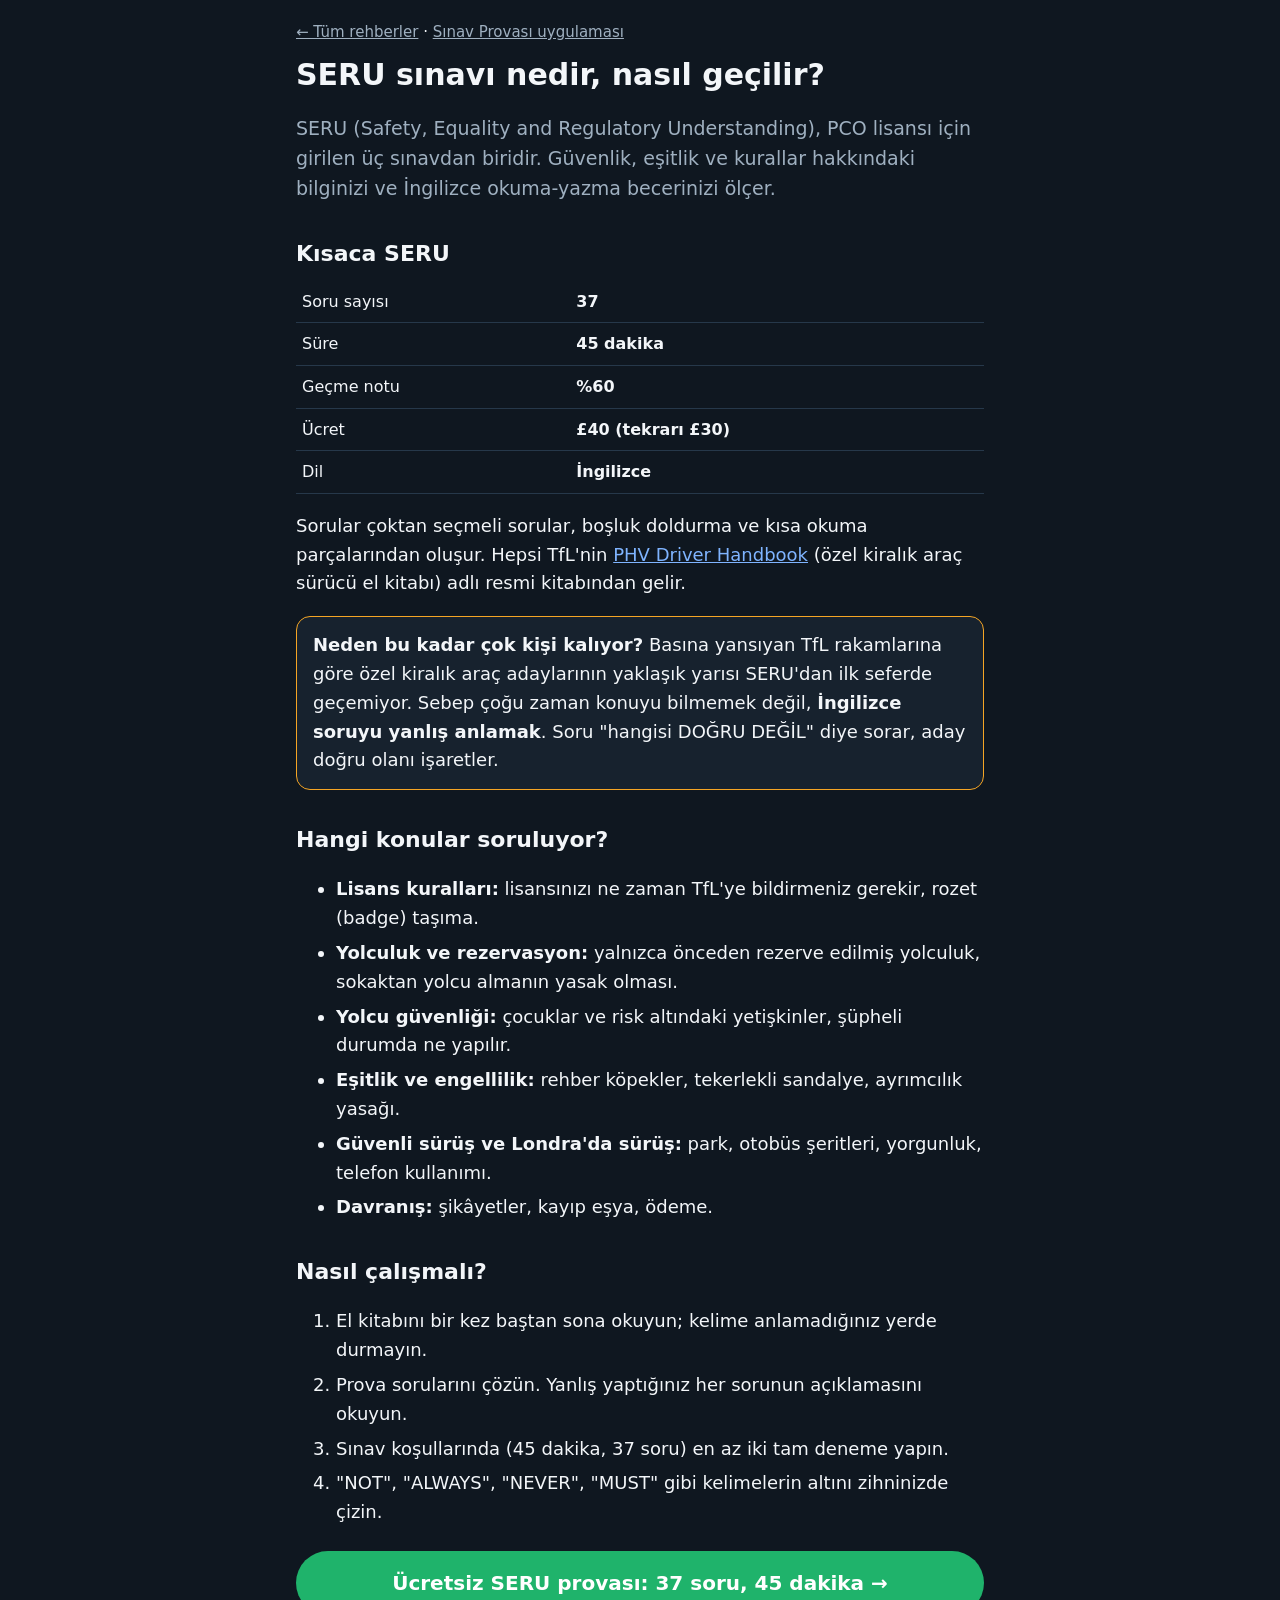
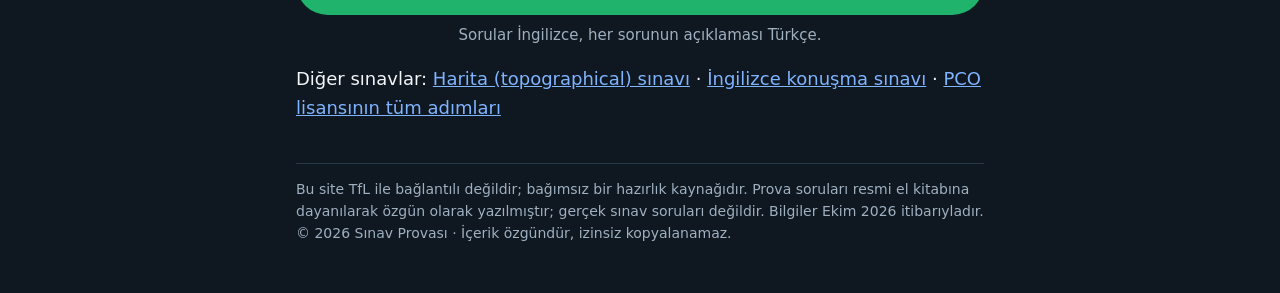
<file: rehber/seru-sinavi.html>
<!doctype html>
<html lang="tr">
<head>
<meta charset="utf-8">
<meta name="viewport" content="width=device-width, initial-scale=1">
<title>SERU Sınavı Nedir? Soru Sayısı, Süre, Geçme Notu ve Hazırlık (Türkçe)</title>
<meta name="description" content="TfL SERU sınavı Türkçe anlatım: kaç soru, kaç dakika, geçme notu, hangi konular, neden adayların yarısı kalıyor ve nasıl çalışılır. Ücretsiz prova sınavı.">
<link rel="canonical" href="https://gulyiyen.github.io/sinav-provasi/rehber/seru-sinavi.html">
<meta property="og:title" content="SERU sınavı nedir? Türkçe rehber">
<meta property="og:description" content="Soru sayısı, süre, geçme notu, konular ve ücretsiz prova.">
<meta property="og:type" content="article">
<meta property="og:site_name" content="Private Hire Test London">
<meta property="og:url" content="https://gulyiyen.github.io/sinav-provasi/rehber/seru-sinavi.html">
<meta property="og:image" content="https://gulyiyen.github.io/sinav-provasi/og-image.png">
<meta property="og:image:width" content="1200">
<meta property="og:image:height" content="630">
<meta property="og:image:alt" content="Private Hire Test London: SERU, B1 English and map test practice">
<meta name="twitter:card" content="summary_large_image">
<link rel="stylesheet" href="rehber.css">
<!-- Ziyaret sayaci: GoatCounter (cerezsiz, kisisel veri tutmaz). Kanal olcumu: linke ?ref=facebook gibi ek. -->
<script data-goatcounter="https://sinavprovasi.goatcounter.com/count" async src="https://gc.zgo.at/count.js"></script>
</head>
<body>
<main>
  <nav class="top"><a href="./">← Tüm rehberler</a> · <a href="../">Sınav Provası uygulaması</a></nav>
  <h1>SERU sınavı nedir, nasıl geçilir?</h1>
  <p class="lead">SERU (Safety, Equality and Regulatory Understanding), PCO lisansı için girilen üç sınavdan biridir. Güvenlik, eşitlik ve kurallar hakkındaki bilginizi ve İngilizce okuma-yazma becerinizi ölçer.</p>

  <h2>Kısaca SERU</h2>
  <table>
    <tr><td>Soru sayısı</td><td class="n">37</td></tr>
    <tr><td>Süre</td><td class="n">45 dakika</td></tr>
    <tr><td>Geçme notu</td><td class="n">%60</td></tr>
    <tr><td>Ücret</td><td class="n">£40 (tekrarı £30)</td></tr>
    <tr><td>Dil</td><td class="n">İngilizce</td></tr>
  </table>
  <p>Sorular çoktan seçmeli sorular, boşluk doldurma ve kısa okuma parçalarından oluşur. Hepsi TfL'nin <a href="https://content.tfl.gov.uk/phv-driver-handbook-v1.pdf" rel="nofollow">PHV Driver Handbook</a> (özel kiralık araç sürücü el kitabı) adlı resmi kitabından gelir.</p>

  <div class="card warn"><b>Neden bu kadar çok kişi kalıyor?</b> Basına yansıyan TfL rakamlarına göre özel kiralık araç adaylarının yaklaşık yarısı SERU'dan ilk seferde geçemiyor. Sebep çoğu zaman konuyu bilmemek değil, <b>İngilizce soruyu yanlış anlamak</b>. Soru "hangisi DOĞRU DEĞİL" diye sorar, aday doğru olanı işaretler.</div>

  <h2>Hangi konular soruluyor?</h2>
  <ul>
    <li><b>Lisans kuralları:</b> lisansınızı ne zaman TfL'ye bildirmeniz gerekir, rozet (badge) taşıma.</li>
    <li><b>Yolculuk ve rezervasyon:</b> yalnızca önceden rezerve edilmiş yolculuk, sokaktan yolcu almanın yasak olması.</li>
    <li><b>Yolcu güvenliği:</b> çocuklar ve risk altındaki yetişkinler, şüpheli durumda ne yapılır.</li>
    <li><b>Eşitlik ve engellilik:</b> rehber köpekler, tekerlekli sandalye, ayrımcılık yasağı.</li>
    <li><b>Güvenli sürüş ve Londra'da sürüş:</b> park, otobüs şeritleri, yorgunluk, telefon kullanımı.</li>
    <li><b>Davranış:</b> şikâyetler, kayıp eşya, ödeme.</li>
  </ul>

  <h2>Nasıl çalışmalı?</h2>
  <ol>
    <li>El kitabını bir kez baştan sona okuyun; kelime anlamadığınız yerde durmayın.</li>
    <li>Prova sorularını çözün. Yanlış yaptığınız her sorunun açıklamasını okuyun.</li>
    <li>Sınav koşullarında (45 dakika, 37 soru) en az iki tam deneme yapın.</li>
    <li>"NOT", "ALWAYS", "NEVER", "MUST" gibi kelimelerin altını zihninizde çizin.</li>
  </ol>

  <a class="cta" href="../">Ücretsiz SERU provası: 37 soru, 45 dakika →</a>
  <p style="text-align:center;color:var(--muted);font-size:15px;margin:0">Sorular İngilizce, her sorunun açıklaması Türkçe.</p>

  <p>Diğer sınavlar: <a href="harita-sinavi.html">Harita (topographical) sınavı</a> · <a href="ingilizce-sinavi.html">İngilizce konuşma sınavı</a> · <a href="pco-lisansi-nasil-alinir.html">PCO lisansının tüm adımları</a></p>

  <footer>Bu site TfL ile bağlantılı değildir; bağımsız bir hazırlık kaynağıdır. Prova soruları resmi el kitabına dayanılarak özgün olarak yazılmıştır; gerçek sınav soruları değildir. Bilgiler Ekim 2026 itibarıyladır. <br>© 2026 Sınav Provası · İçerik özgündür, izinsiz kopyalanamaz.</footer>
</main>
</body>
</html>
</file>
<file: rehber/rehber.css>
/* Rehber sayfalari: uygulamayla ayni renkler, okunakli uzun metin */
:root {
  --bg: #0f1720; --panel: #17222e; --ink: #f3f6f9; --muted: #9fb0c0;
  --green: #1fb36b; --blue: #3b82f6; --amber: #f5a524; --line: #26384a;
}
* { box-sizing: border-box; }
html, body { margin: 0; }
body { background: var(--bg); color: var(--ink); font: 18px/1.6 system-ui, -apple-system, "Segoe UI", Roboto, sans-serif; }
main { max-width: 720px; margin: 0 auto; padding: 20px 16px 48px; }
nav.top { font-size: 15px; margin-bottom: 8px; }
nav.top a { color: var(--muted); }
h1 { font-size: 30px; line-height: 1.25; margin: 12px 0 8px; }
h2 { font-size: 22px; margin: 32px 0 8px; }
h3 { font-size: 19px; margin: 20px 0 6px; }
p, li { color: var(--ink); }
a { color: #7fb4ff; }
.lead { font-size: 19px; color: var(--muted); }
.card { background: var(--panel); border: 1px solid var(--line); border-radius: 14px; padding: 14px 16px; margin: 14px 0; }
.card.tip { border-color: var(--green); }
.card.warn { border-color: var(--amber); }
table { width: 100%; border-collapse: collapse; margin: 10px 0; font-size: 16px; }
th, td { text-align: left; padding: 8px 6px; border-bottom: 1px solid var(--line); vertical-align: top; }
th { color: var(--muted); font-weight: 600; }
td.n { white-space: nowrap; font-weight: 700; }
ol li, ul li { margin: 6px 0; }
.cta { display: block; text-align: center; background: var(--green); color: #fff; text-decoration: none; font-weight: 700;
  font-size: 20px; border-radius: 999px; padding: 16px; margin: 24px 0 8px; }
.cta.blue { background: var(--blue); }
.list a { display: block; background: var(--panel); border: 1px solid var(--line); border-radius: 14px; padding: 14px 16px;
  margin: 10px 0; color: var(--ink); text-decoration: none; }
.list a b { display: block; font-size: 19px; }
.list a span { color: var(--muted); font-size: 16px; }
footer { border-top: 1px solid var(--line); margin-top: 40px; padding-top: 14px; font-size: 14px; color: var(--muted); }
footer a { color: var(--muted); }
</file>
